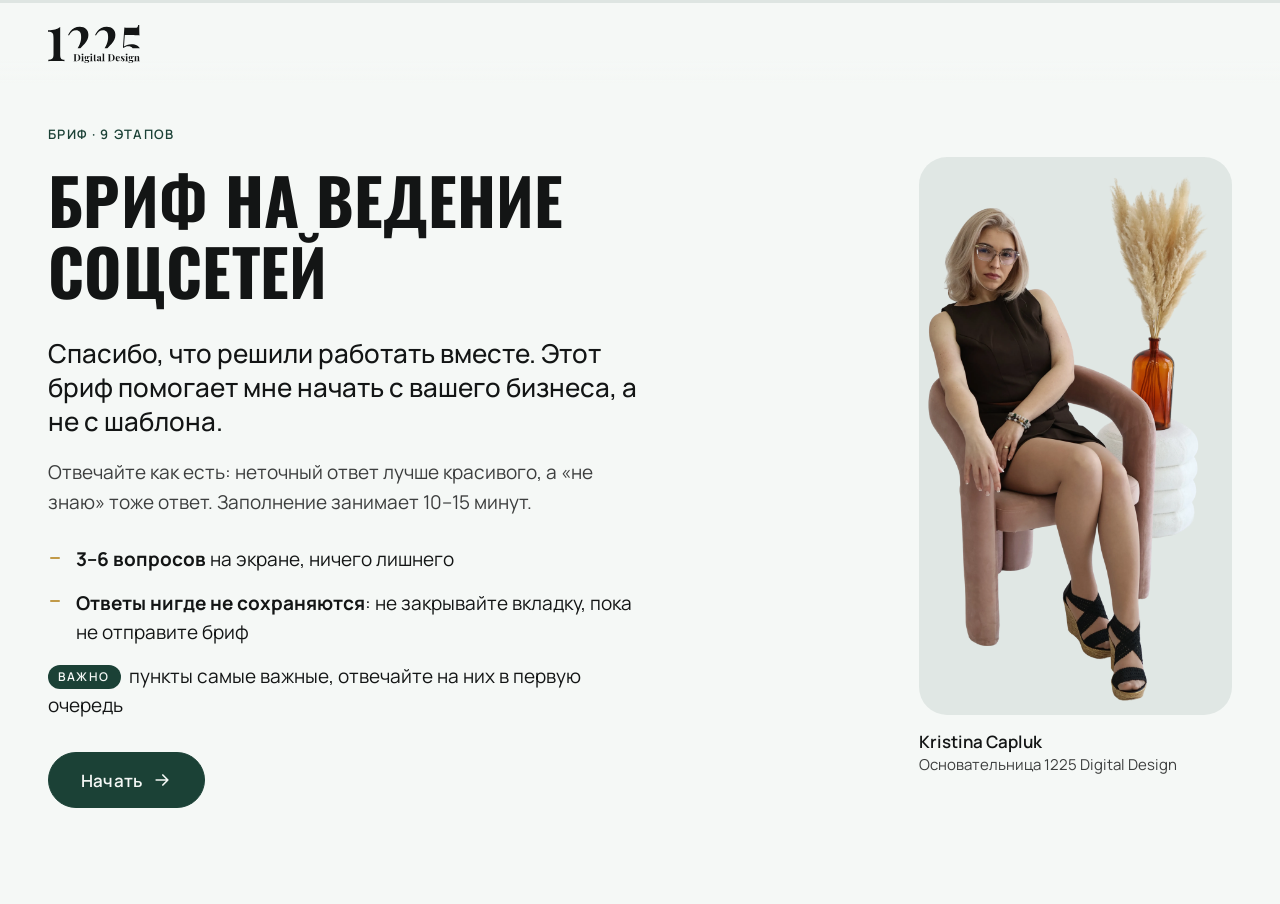
<file: index.html>
<!doctype html>
<html lang="ru">
<head>
  <meta charset="utf-8">
  <meta name="viewport" content="width=device-width, initial-scale=1, viewport-fit=cover">
  <title>Бриф на ведение соцсетей — 1225 Digital Design</title>
  <meta name="description" content="Пошаговый бриф на ведение соцсетей. Заполнение занимает 10–15 минут.">
  <meta name="theme-color" content="#F5F8F6">
  <meta name="robots" content="noindex">
  <link rel="icon" href="assets/logo-black.svg" type="image/svg+xml">
  <link rel="preconnect" href="https://fonts.googleapis.com">
  <link rel="preconnect" href="https://fonts.gstatic.com" crossorigin>
  <link rel="stylesheet" href="https://fonts.googleapis.com/css2?family=Manrope:wght@400;500;600;700&family=Oswald:wght@500;600;700&family=Cormorant+Garamond:ital,wght@1,500&display=swap">
  <link rel="stylesheet" href="styles.css">
</head>
<body>

<!-- Полоса прогресса -->
<div class="progress" aria-hidden="true"><span id="progressFill"></span></div>

<header class="top">
  <a class="top__logo" href="#" id="logoLink" aria-label="1225 Digital Design — в начало брифа">
    <img src="assets/logo-black.svg" alt="1225 Digital Design" width="104" height="43">
  </a>
  <div class="top__meta">
    <span class="save" id="saveState" aria-live="polite"></span>
    <span class="counter" id="counter" hidden></span>
  </div>
</header>

<main id="app">

  <!-- Интро -->
  <section class="screen intro" id="screen-intro" aria-labelledby="introTitle">
    <div class="intro__text">
    <div class="intro__head">
      <p class="eyebrow">Бриф · 9 этапов</p>
      <h1 id="introTitle" class="display">Бриф на ведение соцсетей</h1>
    </div>
    <div class="intro__body">
      <p class="lead">Спасибо, что решили работать вместе. Этот бриф помогает мне начать с вашего бизнеса, а не с шаблона.</p>
      <p>Отвечайте как есть: неточный ответ лучше красивого, а «не знаю» тоже ответ. Заполнение занимает 10–15 минут.</p>
      <ul class="intro__facts">
        <li><b>3–6 вопросов</b> на экране, ничего лишнего</li>
        <li><b>Ответы нигде не сохраняются</b>: не закрывайте вкладку, пока не отправите бриф</li>
        <li><span class="chip chip--inline">важно</span> пункты самые важные, отвечайте на них в первую очередь</li>
      </ul>
      <button type="button" class="btn" id="startBtn">
        <span id="startLabel">Начать</span>
        <svg class="btn__arrow" viewBox="0 0 24 24" width="20" height="20" aria-hidden="true"><path d="M5 12h14M13 6l6 6-6 6" fill="none" stroke="currentColor" stroke-width="2" stroke-linecap="round" stroke-linejoin="round"/></svg>
      </button>
    </div>
    </div>
    <figure class="intro__figure" id="introFigure">
      <div class="intro__photo"><img src="" alt="Kristina Capluk" id="introPhotoImg" width="1010" height="1800"></div>
      <figcaption><b>Kristina Capluk</b><span>Основательница 1225 Digital Design</span></figcaption>
    </figure>
  </section>

  <!-- Этапы рисуются из массива STAGES в app.js -->
  <form id="form" novalidate autocomplete="on">
    <div id="stages"></div>
    <!-- Ловушка для ботов: человек это поле не видит -->
    <div class="hp" aria-hidden="true"><label>Сайт <input type="text" name="website" id="hp" tabindex="-1" autocomplete="off"></label></div>
  </form>

  <!-- Финал -->
  <section class="screen done" id="screen-done" aria-labelledby="doneTitle" hidden>
    <div class="done__photo" id="donePhoto">
      <img src="" alt="Кристина, 1225 Digital Design" id="donePhotoImg" width="800" height="1000">
    </div>
    <div class="done__body">
      <p class="eyebrow" id="doneEyebrow">Бриф получен</p>
      <h1 id="doneTitle" class="display" tabindex="-1">Спасибо!</h1>
      <p class="lead" id="doneLead">Я получила ваш бриф и скоро с вами свяжусь.</p>
      <p class="notice" id="doneNotice" hidden></p>

      <h2 class="done__sub" id="doneNextTitle">Что будет дальше</h2>
      <ol class="steps" id="doneSteps"></ol>

      <div class="done__actions">
        <a class="btn" id="tgBtn" href="#" target="_blank" rel="noopener">Написать в Telegram</a>
        <button type="button" class="btn btn--ghost" id="dlBtn">Скачать копию ответов</button>
      </div>

      <div class="rescue" id="rescue" hidden>
        <button type="button" class="btn btn--ghost btn--small" id="copyBtn">Скопировать ответы</button>
        <details>
          <summary>Файл не скачался? Вот текст ответов</summary>
          <textarea id="rescueText" readonly rows="8"></textarea>
        </details>
      </div>

      <button type="button" class="textlink" id="editBtn">← Вернуться и поправить ответы</button>
    </div>
  </section>
</main>

<!-- Навигация: назад / далее и точки-этапы -->
<nav class="bar" id="bar" aria-label="Навигация по этапам" hidden>
  <div class="bar__in">
    <div class="bar__dots" id="dots" role="group" aria-label="Этапы"></div>
    <div class="bar__btns">
      <button type="button" class="btn btn--ghost btn--back" id="backBtn" aria-label="Назад">
        <svg viewBox="0 0 24 24" width="20" height="20" aria-hidden="true"><path d="M19 12H5M11 6l-6 6 6 6" fill="none" stroke="currentColor" stroke-width="2" stroke-linecap="round" stroke-linejoin="round"/></svg>
        <span>Назад</span>
      </button>
      <button type="button" class="btn" id="nextBtn">
        <span id="nextLabel">Далее</span>
        <svg class="btn__arrow" viewBox="0 0 24 24" width="20" height="20" aria-hidden="true"><path d="M5 12h14M13 6l6 6-6 6" fill="none" stroke="currentColor" stroke-width="2" stroke-linecap="round" stroke-linejoin="round"/></svg>
      </button>
    </div>
  </div>
</nav>

<!-- Подвал: юридические документы и связь (ссылки подставляются из SITE в app.js) -->
<footer class="foot" id="foot" hidden>
  <div class="foot__in">
    <div class="foot__brand">
      <img src="assets/logo-white.svg" alt="1225 Digital Design" width="104" height="43">
      <a class="btn btn--light" id="footMail" href="mailto:1225digital.design@gmail.com">Связаться</a>
    </div>
    <address class="foot__contacts">
      <a href="tel:+4917631003264">+49 176 31003264</a>
      <a href="mailto:1225digital.design@gmail.com">1225digital.design@gmail.com</a>
    </address>
    <ul class="foot__links" id="footLinks"></ul>
    <p class="foot__copy">© <span id="year">2026</span> 1225 Digital Design</p>
  </div>
</footer>

<!-- Окно с юридическим документом: текст подставляется из legal.js -->
<dialog class="legal" id="legalDlg" aria-labelledby="legalTitle">
  <div class="legal__head">
    <h2 id="legalTitle"></h2>
    <button type="button" class="legal__close" id="legalClose" aria-label="Закрыть">
      <svg viewBox="0 0 24 24" width="22" height="22" aria-hidden="true"><path d="M6 6l12 12M18 6L6 18" stroke="currentColor" stroke-width="2" stroke-linecap="round"/></svg>
    </button>
  </div>
  <div class="legal__body" id="legalBody" tabindex="0"></div>
  <div class="legal__foot"><button type="button" class="btn" id="legalOk">Закрыть</button></div>
</dialog>

<div class="toast" id="toast" role="status" aria-live="polite" hidden>
  <span id="toastText"></span>
  <button type="button" id="toastAction" hidden></button>
</div>

<noscript><p class="noscript">Для заполнения брифа нужен включённый JavaScript. Если не получается, напишите мне в Telegram, отправлю анкету другим способом.</p></noscript>

<script src="config.js"></script>
<script src="legal.js"></script>
<script src="app.js"></script>
</body>
</html>
</file>
<file: styles.css>
/* ==========================================================================
   Бриф 1225 Digital Design — оформление.
   Токены взяты из фирменного стиля: светлый фон, тёмно-зелёный, золото, чернильный.
   ========================================================================== */


:root {
  --c-light: #F5F8F6;
  --c-green: #1B4136;
  --c-gold: #C19A48;
  --c-ink: #131515;

  --ink-soft: rgba(19, 21, 21, 0.82);     /* подсказки, второстепенный текст */
  --ink-faint: rgba(19, 21, 21, 0.6);    /* плейсхолдеры */
  --line: rgba(27, 65, 54, 0.22);
  --fill: rgba(27, 65, 54, 0.045);
  --on-dark: rgba(245, 248, 246, 0.92);
  --on-dark-muted: rgba(245, 248, 246, 0.82);

  --font-head: "Oswald", "Arial Narrow", system-ui, sans-serif;
  --font-body: "Manrope", system-ui, -apple-system, "Segoe UI", sans-serif;
  --font-accent: "Cormorant Garamond", Georgia, serif;

  --r-field: 18px;
  --r-card: 28px;
  --r-pill: 999px;
  --ease: cubic-bezier(.16, 1, .3, 1);

  --pad: clamp(20px, 5vw, 48px);
  --top-h: 72px;
  /* Колонки сетки: на планшете одна, на десктопе — липкая слева и поля справа */
  --col-a: 0px;
  --w-b: 680px;
  --col-gap: 0px;
}
@media (min-width: 1024px) { :root { --col-a: minmax(300px, 380px); --w-b: 700px; --col-b: minmax(0, 700px); --col-gap: clamp(56px, 6vw, 112px); --top-h: 84px; } }
@media (min-width: 1440px) { :root { --pad: 72px; --col-a: minmax(360px, 460px); --w-b: 720px; --col-b: minmax(0, 720px); --col-gap: 144px; --top-h: 96px; } }

* { box-sizing: border-box; margin: 0; }
[hidden] { display: none !important; }
html { -webkit-text-size-adjust: 100%; scroll-padding-top: calc(var(--top-h) + 24px); }
body {
  min-height: 100vh;
  background: var(--c-light);
  color: var(--c-ink);
  font-family: var(--font-body);
  font-size: clamp(1.0625rem, 1rem + 0.3vw, 1.1875rem);
  line-height: 1.55;
  letter-spacing: 0;
  font-synthesis: none;
  -webkit-font-smoothing: antialiased;
}
body.has-bar { padding-bottom: 0; }
img { display: block; max-width: 100%; height: auto; }
button, input, textarea { font: inherit; color: inherit; letter-spacing: inherit; }
a { color: inherit; text-decoration-thickness: 1px; text-underline-offset: 3px; }
:focus-visible { outline: 2px solid var(--c-green); outline-offset: 3px; border-radius: 6px; }

.sr { position: absolute; width: 1px; height: 1px; overflow: hidden; clip-path: inset(50%); white-space: nowrap; }
.hp { position: absolute; left: -9999px; width: 1px; height: 1px; overflow: hidden; }
.noscript { padding: 24px var(--pad); }

/* ---------- Заголовки: плотный интерлиньяж, отрицательный трекинг ---------- */
h1, h2, .display, .stage__num {
  font-family: var(--font-head);
  font-weight: 700;
  line-height: 1.1;
  letter-spacing: 0.005em;
  text-transform: uppercase;
  text-wrap: balance;
  overflow-wrap: break-word;
  hyphens: manual; /* без авто-переносов: «веде-ние» в заголовке выглядит как ошибка */
}
.display { font-size: clamp(2.125rem, 1rem + 4.2vw, 4rem); }
.eyebrow {
  font-weight: 600; font-size: 0.8125rem; text-transform: uppercase; letter-spacing: 0.1em;
  color: var(--c-green); margin-bottom: 20px;
}
.lead { font-size: clamp(1.1875rem, 1rem + 0.9vw, 1.625rem); line-height: 1.3; letter-spacing: 0; font-weight: 500; text-wrap: pretty; }

/* ---------- Шапка и прогресс ---------- */
.progress { position: fixed; inset: 0 0 auto 0; height: 3px; background: rgba(27, 65, 54, 0.1); z-index: 30; }
.progress span { display: block; height: 100%; background: var(--c-green); transform-origin: left; transform: scaleX(0); transition: transform .7s var(--ease); }

.top {
  position: fixed; inset: 0 0 auto 0; z-index: 20; height: var(--top-h);
  display: flex; align-items: center; justify-content: space-between; gap: 16px;
  /* края шапки совпадают с краями контента (контент ограничен 1480px и стоит по центру) */
  padding: 3px max(var(--pad), calc((100vw - 1480px) / 2 + var(--pad))) 0;
  background: linear-gradient(var(--c-light) 70%, rgba(245, 248, 246, 0));
}
.top__logo img { height: clamp(30px, 4vw, 38px); width: auto; }
.top__meta { display: flex; align-items: center; gap: 16px; }
.counter { display: flex; align-items: baseline; gap: 10px; min-width: 0; font-family: var(--font-head); font-weight: 700; font-size: 0.9375rem; letter-spacing: 0; font-variant-numeric: tabular-nums; }
.counter__n { flex: none; }
.counter__t { min-width: 0; overflow: hidden; text-overflow: ellipsis; white-space: nowrap; font-family: var(--font-body); font-weight: 600; font-size: 0.875rem; color: var(--ink-soft); }
@media (min-width: 1024px) { .counter__t { display: none; } } /* на десктопе название этапа и так видно слева */
.top__meta { min-width: 0; }
.save { font-size: 0.875rem; color: var(--ink-soft); display: inline-flex; align-items: center; gap: 8px; transition: opacity .4s var(--ease); }
.save:not(:empty)::before { content: ""; width: 7px; height: 7px; border-radius: 50%; background: var(--c-green); }
.save[data-kind="saving"]::before { background: var(--c-gold); }
.save[data-kind="error"]::before { background: var(--c-gold); }
@media (max-width: 699px) { .save { font-size: 0; gap: 0; } .save::before { margin: 0; } }

/* ---------- Экраны ---------- */
.screen, .stage { padding: calc(var(--top-h) + clamp(16px, 4vw, 40px)) var(--pad) clamp(56px, 8vw, 96px); }
.is-enter { animation: enter .7s var(--ease) both; }
@keyframes enter { from { opacity: 0; transform: translateY(14px); } to { opacity: 1; transform: none; } }

/* Интро и финал: две колонки с планшета */
.intro, .done { max-width: 1480px; margin-inline: auto; } /* та же ширина, что у этапов: левый край = логотип */
.intro__text { display: grid; gap: 32px; }
.intro__figure { margin: 48px 0 0; width: fit-content; max-width: 100%; }
.intro__photo { border-radius: var(--r-card); overflow: hidden; background: rgba(27, 65, 54, 0.09); width: fit-content; max-width: 100%; }
.intro__photo img { display: block; width: auto; height: min(62vh, 620px); }
.intro__figure figcaption { display: grid; gap: 2px; margin-top: 16px; line-height: 1.3; }
.intro__figure figcaption b { font-weight: 600; font-size: 1.0625rem; }
.intro__figure figcaption span { color: var(--ink-soft); font-size: 0.9375rem; }
.intro__body { display: grid; gap: 20px; max-width: 600px; }
.intro__body p { color: var(--ink-soft); }
.intro__body .lead { color: var(--c-ink); }
.intro__facts { list-style: none; padding: 0; display: grid; gap: 14px; margin: 8px 0 12px; }
.intro__facts li { position: relative; padding-left: 28px; }
.intro__facts li::before { content: ""; position: absolute; left: 2px; top: .62em; width: 10px; height: 2px; background: var(--c-gold); border-radius: 2px; }
.intro__facts li:has(.chip)::before { display: none; }
.intro__facts li:has(.chip) { padding-left: 0; }
.intro__body .btn { justify-self: start; }
@media (min-width: 700px) {
  .intro { display: grid; grid-template-columns: minmax(0, 1.25fr) minmax(0, 0.75fr); gap: clamp(40px, 6vw, 120px); align-items: center; min-height: min(80vh, 820px); padding-bottom: clamp(48px, 8vw, 96px); }
  .intro__figure { margin-top: 0; justify-self: end; }
}

/* Этапы */
.stage { max-width: calc(var(--w-b) + 2 * var(--pad)); margin-inline: auto; }
.stage__aside { margin-bottom: 36px; }
.stage__num { font-size: clamp(2.75rem, 2rem + 3vw, 5rem); line-height: 1; letter-spacing: -0.04em; color: var(--c-green); }
.stage__num::after { content: ""; display: block; width: 48px; height: 4px; border-radius: 4px; background: var(--c-gold); margin: 14px 0 22px; }
.stage__aside h2 { font-size: clamp(1.75rem, 1.2rem + 2.4vw, 2.75rem); margin-bottom: 16px; outline: none; }
.stage__aside .chip { margin-bottom: 14px; }
.stage__lead { color: var(--ink-soft); max-width: 46ch; text-wrap: pretty; }
.stage__body { display: grid; gap: clamp(36px, 5vw, 52px); }
@media (min-width: 1024px) {
  .stage { display: grid; grid-template-columns: var(--col-a) var(--col-b); column-gap: var(--col-gap); justify-content: center; align-items: start; max-width: 1480px; }
  .stage__aside { position: sticky; top: calc(var(--top-h) + 32px); margin-bottom: 0; }
  .stage__aside h2 { font-size: clamp(1.75rem, 0.8rem + 2vw, 2.5rem); }
  .stage__lead { font-size: 1.0625rem; }
}
@media (min-width: 1440px) { .stage__lead { font-size: 1.1875rem; } }

/* ---------- Плашка «важно» ---------- */
.chip {
  display: inline-flex; align-items: center; gap: 6px; padding: 5px 12px 5px 10px; border-radius: var(--r-pill);
  background: var(--c-green); color: var(--c-light);
  font-size: 0.75rem; font-weight: 600; text-transform: uppercase; letter-spacing: 0.1em; line-height: 1.2;
  width: fit-content;
}
.chip i { font-style: normal; color: var(--c-gold); font-size: 0.8125rem; letter-spacing: 0; }
.chip--inline { vertical-align: 2px; margin-right: 4px; }

/* ---------- Вопросы и поля ---------- */
.q { display: grid; gap: 10px; min-width: 0; border: 0; padding: 0; }
.q > .chip { margin-bottom: 2px; }
.q__label { font-weight: 700; font-size: clamp(1.0625rem, 1rem + 0.35vw, 1.25rem); line-height: 1.3; letter-spacing: 0; padding: 0; text-wrap: pretty; }
.q__hint { color: var(--ink-soft); font-size: 1rem; line-height: 1.45; text-wrap: pretty; }

input[type="text"], input[type="email"], input[type="tel"], textarea {
  width: 100%; display: block; margin-top: 4px;
  padding: 18px 20px; border-radius: var(--r-field);
  border: 1.5px solid var(--line); background: var(--fill);
  font-size: 1.0625rem; line-height: 1.5; letter-spacing: 0;
  transition: border-color .3s var(--ease), box-shadow .3s var(--ease), background-color .3s var(--ease);
  -webkit-appearance: none; appearance: none;
}
textarea { resize: none; overflow: hidden; min-height: 8.5rem; }
textarea[rows="2"] { min-height: 6rem; }
textarea[rows="4"] { min-height: 10rem; }
input::placeholder, textarea::placeholder { color: var(--ink-faint); }
input:hover, textarea:hover { border-color: rgba(27, 65, 54, 0.45); }
input:focus, textarea:focus { outline: none; border-color: var(--c-green); background: rgba(27, 65, 54, 0.02); box-shadow: 0 0 0 4px rgba(193, 154, 72, 0.3); }

/* Ошибка: золотая рамка и подпись, без новых цветов */
.q.is-error input, .q.is-error textarea { border-color: var(--c-gold); background: rgba(193, 154, 72, 0.1); border-width: 2px; padding: 17.5px 19.5px; }
.q.is-error .opts { outline: 2px solid var(--c-gold); outline-offset: 6px; border-radius: var(--r-field); }
.q.is-error .opt--consent .opt__box, .q.is-error .opt__box { border-color: var(--c-gold); }
.q__err { display: flex; gap: 8px; align-items: baseline; font-size: 0.9375rem; font-weight: 500; animation: soft .5s var(--ease) both; }
.q__err::before { content: ""; flex: none; width: 8px; height: 8px; border-radius: 50%; background: var(--c-gold); transform: translateY(-1px); }
.q__err--soft { color: var(--c-ink); }
@keyframes soft { from { opacity: 0; transform: translateY(-4px); } to { opacity: 1; transform: none; } }

/* Чекбоксы и варианты */
.opts { display: grid; gap: 10px; margin-top: 6px; }
.opt { position: relative; display: flex; gap: 14px; align-items: flex-start; padding: 16px 18px; border: 1.5px solid var(--line); border-radius: var(--r-field); background: var(--fill); cursor: pointer; line-height: 1.4; transition: border-color .3s var(--ease), background-color .3s var(--ease); }
.opt:hover { border-color: rgba(27, 65, 54, 0.45); }
.opt input { position: absolute; opacity: 0; inset: 0; width: 100%; height: 100%; margin: 0; cursor: pointer; }
.opt__box { flex: none; width: 24px; height: 24px; border-radius: 8px; border: 1.5px solid rgba(27, 65, 54, 0.5); display: grid; place-items: center; transition: background-color .3s var(--ease), border-color .3s var(--ease); margin-top: 1px; }
.opt__box::after { content: ""; width: 11px; height: 6px; border-left: 2px solid var(--c-light); border-bottom: 2px solid var(--c-light); transform: rotate(-45deg) scale(0) translate(1px, -1px); transition: transform .35s var(--ease); }
.opt:has(input:checked) { border-color: var(--c-green); background: rgba(27, 65, 54, 0.09); }
.opt input:checked + .opt__box { background: var(--c-green); border-color: var(--c-green); }
.opt input:checked + .opt__box::after { transform: rotate(-45deg) scale(1) translate(1px, -1px); }
.opt:has(input:focus-visible) { outline: 2px solid var(--c-green); outline-offset: 3px; }
.q--consent .opt { background: transparent; border-color: transparent; padding: 4px 0; }
.q--consent .opt:has(input:checked) { background: transparent; }
.q--consent .opt a { text-decoration: underline; }
.q--consent { margin-top: -12px; }
.q--consent + .q--consent { margin-top: -28px; }
.q--consent .q__err { padding-left: 38px; margin-top: 4px; }

/* Загрузка файлов */
.drop { display: grid; justify-items: center; gap: 6px; text-align: center; padding: 32px 20px; margin-top: 6px; border: 1.5px dashed rgba(27, 65, 54, 0.5); border-radius: var(--r-card); background: var(--fill); cursor: pointer; transition: background-color .35s var(--ease), border-color .35s var(--ease), transform .35s var(--ease); }
.drop svg { color: var(--c-green); margin-bottom: 4px; transition: transform .4s var(--ease); }
.drop b { font-weight: 600; font-size: 1.0625rem; }
.drop span { color: var(--ink-soft); font-size: 0.9375rem; line-height: 1.45; }
.drop:hover svg, .drop.is-over svg { transform: translateY(-3px); }
.drop:hover, .drop.is-over { border-color: var(--c-green); background: rgba(27, 65, 54, 0.09); }
.drop.is-over { border-style: solid; transform: scale(1.01); }
.drop:has(input:focus-visible) { outline: 2px solid var(--c-green); outline-offset: 3px; }
.files { list-style: none; padding: 0; display: grid; gap: 8px; }
.files:empty { display: none; }
.files li { display: flex; align-items: center; gap: 12px; padding: 10px 10px 10px 18px; border-radius: var(--r-field); background: var(--fill); border: 1.5px solid var(--line); animation: soft .5s var(--ease) both; }
.files__name { flex: 1; min-width: 0; overflow-wrap: anywhere; font-weight: 500; line-height: 1.3; }
.files__size { flex: none; color: var(--ink-soft); font-size: 0.875rem; font-variant-numeric: tabular-nums; }
.files__del { flex: none; width: 40px; height: 40px; border-radius: 50%; border: 0; background: transparent; cursor: pointer; display: grid; place-items: center; transition: background-color .3s var(--ease); }
.files__del:hover { background: rgba(27, 65, 54, 0.12); }

/* ---------- Кнопки: тёмно-зелёные пилюли ---------- */
.btn {
  display: inline-flex; align-items: center; justify-content: center; gap: 10px;
  min-height: 56px; padding: 0 32px; border: 1.5px solid var(--c-green); border-radius: var(--r-pill);
  background: var(--c-green); color: var(--c-light);
  font-weight: 600; font-size: 1.0625rem; letter-spacing: 0.01em; line-height: 1; text-decoration: none; cursor: pointer;
  transition: background-color .35s var(--ease), color .35s var(--ease), transform .35s var(--ease), box-shadow .35s var(--ease), opacity .3s var(--ease);
}
.btn:hover { background: #24574A; border-color: #24574A; box-shadow: 0 10px 24px -12px rgba(27, 65, 54, 0.6); transform: translateY(-1px); }
.btn:active { transform: scale(0.98); }
.btn__arrow { transition: transform .4s var(--ease); }
.btn:hover .btn__arrow { transform: translateX(4px); }
.btn:disabled { opacity: .7; cursor: progress; transform: none; box-shadow: none; }
.btn.is-busy { pointer-events: none; }
.btn--ghost { background: transparent; color: var(--c-green); }
.btn--ghost:hover { background: rgba(27, 65, 54, 0.08); border-color: var(--c-green); box-shadow: none; }
.btn--light { background: var(--c-light); color: var(--c-green); border-color: var(--c-light); }
.btn--light:hover { background: var(--c-light); border-color: var(--c-light); box-shadow: 0 10px 24px -12px rgba(0,0,0,.6); }
.btn--small { min-height: 44px; padding: 0 22px; font-size: 0.9375rem; }
.btn--back svg { transition: transform .4s var(--ease); }
.btn--back:hover svg { transform: translateX(-4px); }
.textlink { background: none; border: 0; padding: 8px 0; justify-self: start; color: var(--c-green); font-weight: 600; cursor: pointer; text-decoration: underline; text-underline-offset: 4px; text-decoration-thickness: 1px; }

/* ---------- Нижняя панель: назад/далее и точки ---------- */
.bar { position: fixed; inset: auto 0 0 0; z-index: 25; background: rgba(245, 248, 246, 0.92); -webkit-backdrop-filter: blur(14px); backdrop-filter: blur(14px); border-top: 1px solid rgba(27, 65, 54, 0.12); padding: 10px var(--pad) calc(12px + env(safe-area-inset-bottom)); }
.bar__in { display: grid; gap: 6px; max-width: 1480px; margin-inline: auto; }
.bar__dots { display: flex; justify-content: center; }
.dot { width: 28px; height: 28px; padding: 0; border: 0; background: none; cursor: pointer; display: grid; place-items: center; }
.dot::before { content: ""; width: 8px; height: 8px; border-radius: var(--r-pill); background: rgba(27, 65, 54, 0.22); transition: width .5s var(--ease), background-color .4s var(--ease); }
.dot:hover::before { background: rgba(27, 65, 54, 0.5); }
.dot.is-filled::before { background: rgba(27, 65, 54, 0.6); }
.dot.is-current::before { width: 24px; background: var(--c-green); }
.bar__btns { display: grid; grid-template-columns: auto 1fr; gap: 10px; }
.btn--back { padding: 0 22px; }
.btn--back span { position: absolute; width: 1px; height: 1px; overflow: hidden; clip-path: inset(50%); }
@media (min-width: 700px) {
  .bar__in { grid-template-columns: 1fr auto; align-items: center; max-width: calc(var(--w-b) + 2 * var(--pad)); gap: 24px; margin-inline: auto; }
  .bar__dots { justify-content: flex-start; margin-left: -6px; }
  .bar__btns { grid-template-columns: auto auto; }
  .btn--back span { position: static; width: auto; height: auto; clip-path: none; }
}
@media (min-width: 1024px) {
  .bar { padding-block: 14px calc(14px + env(safe-area-inset-bottom)); }
  .bar__in { max-width: 1480px; grid-template-columns: var(--col-a) var(--col-b); column-gap: var(--col-gap); justify-content: center; }
  .bar__btns { justify-content: space-between; grid-template-columns: auto auto; }
}

/* ---------- Финал ---------- */
.done { display: grid; gap: 36px; align-items: start; }
.done__photo { border-radius: var(--r-card); overflow: hidden; background: var(--c-green); width: fit-content; max-width: 100%; box-shadow: 0 30px 60px -36px rgba(19, 21, 21, 0.45), 0 4px 14px -6px rgba(19, 21, 21, 0.2); }
.done__photo img { display: block; width: auto; height: min(60vh, 620px); }
.done__photo.is-empty { width: 100%; max-width: 520px; aspect-ratio: 4 / 5; display: grid; place-items: center; }
.done__photo.is-empty img { display: none; }
.done__photo.is-empty::after { content: ""; width: 46%; aspect-ratio: 104 / 43; background: url("assets/logo-white.svg") center / contain no-repeat; }
.done__body { display: grid; gap: 20px; min-width: 0; }
.done__body .display { font-size: clamp(2.75rem, 1.2rem + 6vw, 5.5rem); outline: none; }
.done__body .eyebrow { margin-bottom: 0; }
.notice { padding: 16px 20px; border-radius: var(--r-field); background: rgba(193, 154, 72, 0.14); border: 1.5px solid var(--c-gold); line-height: 1.45; }
.done__sub { font-size: 1.25rem; letter-spacing: -0.02em; margin-top: 12px; }
.steps { list-style: none; padding: 0; counter-reset: s; display: grid; gap: 14px; }
.steps li { counter-increment: s; position: relative; padding-left: 52px; min-height: 36px; line-height: 1.4; }
.steps li::before { content: counter(s); position: absolute; left: 0; top: -2px; width: 36px; height: 36px; border-radius: 50%; background: var(--c-green); color: var(--c-light); display: grid; place-items: center; font-family: var(--font-head); font-size: 0.875rem; letter-spacing: 0; }
.done__actions { display: flex; flex-wrap: wrap; gap: 12px; margin-top: 8px; }
.rescue { display: grid; gap: 12px; }
.rescue summary { cursor: pointer; font-weight: 500; padding: 6px 0; }
.rescue textarea { margin-top: 8px; min-height: 12rem; font-size: 0.9375rem; overflow: auto; resize: vertical; }
@media (min-width: 700px) {
  .done { grid-template-columns: minmax(0, 1fr) minmax(0, 1.1fr); gap: clamp(40px, 6vw, 120px); padding-top: calc(var(--top-h) + 32px); }
  .done__photo { position: sticky; top: calc(var(--top-h) + 24px); }
  .done__photo img { height: min(76vh, 780px); }
}
@media (min-width: 1440px) { .done { grid-template-columns: minmax(0, 560px) minmax(0, 1fr); } }

/* ---------- Подвал ---------- */
.foot { margin-top: clamp(24px, 5vw, 64px); background: var(--c-green); color: var(--on-dark); border-radius: 40px 40px 0 0; padding: clamp(40px, 6vw, 72px) var(--pad) clamp(32px, 4vw, 48px); }
body.has-bar .foot { padding-bottom: 170px; }
@media (min-width: 700px) { body.has-bar .foot { padding-bottom: 130px; } }
.foot__in { max-width: 1480px; margin-inline: auto; display: grid; gap: 36px; }
.foot__brand { display: flex; flex-wrap: wrap; gap: 24px; align-items: center; justify-content: space-between; }
.foot__brand img { height: 40px; width: auto; }
.foot__contacts { font-style: normal; display: flex; flex-direction: column; gap: 6px; color: var(--on-dark); line-height: 1.4; }
.foot__contacts a { color: var(--on-dark-muted); text-underline-offset: 3px; }
.foot__contacts a:hover { color: var(--c-light); }
@media (min-width: 700px) { .foot__contacts { flex-direction: row; flex-wrap: wrap; gap: 6px 32px; } }
.foot__links { list-style: none; padding: 0; display: flex; flex-direction: column; gap: 12px; }
.foot__links a { color: var(--on-dark-muted); text-decoration: none; background: linear-gradient(currentColor, currentColor) 0 100% / 0 1px no-repeat; transition: color .3s var(--ease), background-size .5s var(--ease); padding-bottom: 2px; }
.foot__links a:hover { color: var(--c-light); background-size: 100% 1px; }
.foot__copy { color: var(--on-dark-muted); font-size: 0.875rem; }
.foot :focus-visible { outline-color: var(--c-light); }
@media (min-width: 700px) { .foot__links { flex-direction: row; flex-wrap: wrap; gap: 14px 40px; } }

/* ---------- Уведомление ---------- */
.toast { position: fixed; z-index: 40; left: 50%; bottom: calc(150px + env(safe-area-inset-bottom)); transform: translate(-50%, 16px); opacity: 0; width: max-content; display: flex; align-items: center; gap: 16px; max-width: min(92vw, 520px); padding: 14px 20px; border-radius: var(--r-pill); background: var(--c-ink); color: var(--c-light); font-weight: 500; line-height: 1.3; box-shadow: 0 18px 40px -16px rgba(19, 21, 21, 0.6); transition: opacity .5s var(--ease), transform .5s var(--ease); }
body:not(.has-bar) .toast { bottom: 28px; }
.toast.is-on { opacity: 1; transform: translate(-50%, 0); }
.toast button { flex: none; background: none; border: 0; padding: 4px 0; color: var(--c-gold); font-weight: 600; cursor: pointer; text-decoration: underline; text-underline-offset: 3px; }
@media (min-width: 700px) { .toast { bottom: calc(100px + env(safe-area-inset-bottom)); } }

/* ---------- Тонкая настройка под размеры ---------- */
@media (max-width: 699px) {
  .stage__body { gap: 36px; }
  .q__label { font-size: 1.0625rem; }
  .done__actions .btn { flex: 1 1 100%; }
  .intro__body .btn { justify-self: stretch; }
  /* фото на всю ширину колонки, без обрезки и без пустого поля справа */
  .intro__figure, .intro__photo { width: 100%; }
  .intro__photo img { width: 100%; height: auto; }
}

/* Если пользователь просит меньше движения — гасим анимации */
@media (prefers-reduced-motion: reduce) {
  *, *::before, *::after { animation-duration: 0.01ms !important; animation-iteration-count: 1 !important; transition-duration: 0.01ms !important; scroll-behavior: auto !important; }
}

/* ---------- Окно с юридическим документом ---------- */
body.is-modal { overflow: hidden; }
.legal { border: 0; padding: 0; width: min(760px, calc(100vw - 24px)); max-height: min(86vh, 900px); margin: auto; border-radius: var(--r-card); background: var(--c-light); color: var(--c-ink); box-shadow: 0 2px 6px rgba(19,21,21,.08), 0 30px 80px rgba(19,21,21,.28); overflow: hidden; }
.legal[open] { display: flex; flex-direction: column; }
.legal::backdrop { background: rgba(19, 21, 21, 0.55); }
.legal__head { display: flex; align-items: center; justify-content: space-between; gap: 16px; padding: 20px 20px 16px clamp(20px, 4vw, 36px); border-bottom: 1px solid var(--line); }
.legal__head h2 { font-size: clamp(1.25rem, 1rem + 1vw, 1.75rem); }
.legal__close { flex: none; width: 44px; height: 44px; display: grid; place-items: center; border: 1px solid var(--line); border-radius: 50%; background: transparent; cursor: pointer; transition: background .3s var(--ease); }
.legal__close:hover { background: var(--fill); }
.legal__body { flex: 1; overflow-y: auto; overscroll-behavior: contain; padding: 20px clamp(20px, 4vw, 36px) 28px; font-size: 1rem; line-height: 1.6; }
.legal__body h2 { font-family: var(--font-head); font-size: 1.05rem; line-height: 1.2; margin: 28px 0 8px; }
.legal__body h2:first-child { margin-top: 0; }
.legal__body p + p, .legal__body p + ul { margin-top: 10px; }
.legal__body ul { padding-left: 1.2em; margin-top: 10px; }
.legal__body li + li { margin-top: 4px; }
.legal__body a { overflow-wrap: anywhere; }
.legal__body em { color: var(--ink-soft); }
.legal__foot { padding: 14px clamp(20px, 4vw, 36px) 20px; border-top: 1px solid var(--line); display: flex; justify-content: flex-end; }
</file>
